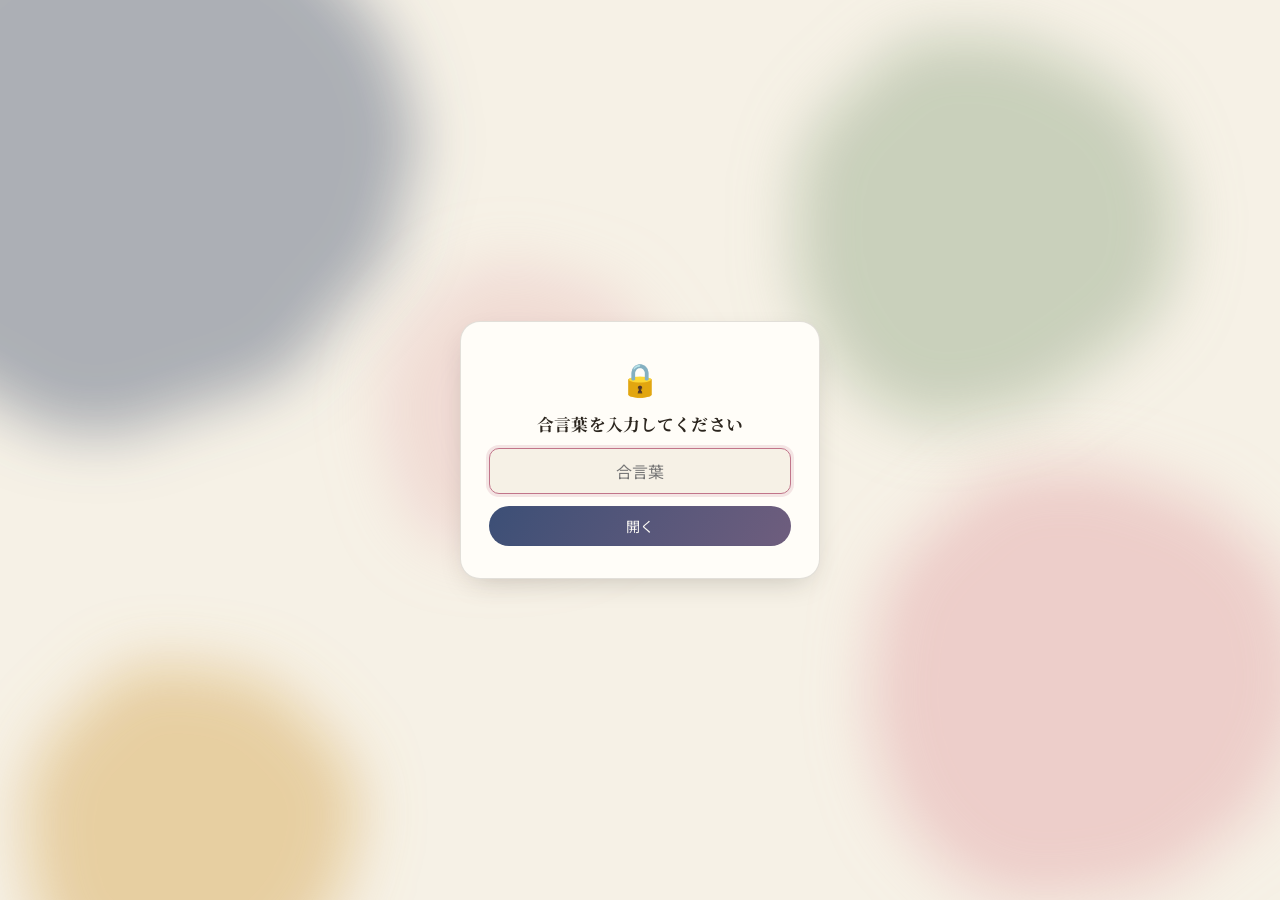
<file: index.html>
<!doctype html>
<html lang="ja">
<head>
<meta charset="UTF-8">
<meta name="viewport" content="width=device-width, initial-scale=1.0">
<title>Claude Code App Manager</title>
<meta name="theme-color" content="#3c4f76">
<meta name="description" content="Claude Codeで作ったアプリ(作成中も含む)をまとめて確認できるダッシュボード">
<link rel="manifest" href="manifest.webmanifest">
<link rel="icon" href="icons/favicon.svg" type="image/svg+xml">
<link rel="apple-touch-icon" href="icons/apple-touch-icon.png">
<meta name="apple-mobile-web-app-capable" content="yes">
<meta name="apple-mobile-web-app-title" content="App Manager">
<link rel="preconnect" href="https://fonts.googleapis.com">
<link rel="preconnect" href="https://fonts.gstatic.com" crossorigin>
<link href="https://fonts.googleapis.com/css2?family=Noto+Serif+JP:wght@500;700&family=Noto+Sans+JP:wght@400;500;700&display=swap" rel="stylesheet">
<link rel="stylesheet" href="css/style.css">
</head>
<body>

<script>
  (function () {
    if (localStorage.getItem("ccam_unlocked_v1") !== "1") {
      document.documentElement.classList.add("ccam-locked");
    }
  })();
</script>

<div id="lock-overlay" class="lock-overlay">
  <form id="lock-form" class="lock-card">
    <div class="lock-icon">🔒</div>
    <h1>合言葉を入力してください</h1>
    <input id="lock-input" type="password" autocomplete="off" placeholder="合言葉" required autofocus>
    <p id="lock-error" class="lock-error hidden">合言葉が違います</p>
    <button type="submit" class="btn btn-primary">開く</button>
  </form>
</div>

<svg width="0" height="0" style="position:absolute" aria-hidden="true">
  <filter id="watercolor-edge" x="-30%" y="-30%" width="160%" height="160%">
    <feTurbulence type="fractalNoise" baseFrequency="0.012 0.018" numOctaves="2" seed="7" result="noise"/>
    <feDisplacementMap in="SourceGraphic" in2="noise" scale="28" xChannelSelector="R" yChannelSelector="G"/>
  </filter>
</svg>

<div class="watercolor-bg" aria-hidden="true">
  <div class="blob blob-indigo blob-1"></div>
  <div class="blob blob-sakura blob-2"></div>
  <div class="blob blob-matcha blob-3"></div>
  <div class="blob blob-gold blob-4"></div>
  <div class="blob blob-sakura blob-5"></div>
</div>

<div id="petals" class="petals" aria-hidden="true"></div>

<div id="app-content" class="app-content">

<header class="topbar">
  <div class="brand">
    <h1><span class="brand-emoji">🖌️</span> Claude Code App Manager</h1>
    <svg class="brush-underline" viewBox="0 0 260 14" preserveAspectRatio="none" aria-hidden="true">
      <path d="M4 8 C 40 2, 90 12, 130 6 S 220 2, 256 8" />
    </svg>
    <p class="tagline">作品帳 ― つくったアプリを、ひとまとめに。</p>
  </div>
  <div class="topbar-actions">
    <button id="btn-sync" class="btn btn-primary">GitHubと同期</button>
    <button id="btn-add" class="btn">＋ 手動で追加</button>
    <button id="btn-settings" class="btn btn-ghost">設定</button>
  </div>
</header>

<main>
  <div class="toolbar">
    <input id="search" type="search" placeholder="名前・説明・タグで検索…" />
    <div class="tabs" id="status-tabs">
      <span class="tab-indicator" id="tab-indicator" aria-hidden="true"></span>
      <button class="tab active" data-status="all">すべて</button>
      <button class="tab" data-status="unclassified">未分類</button>
      <button class="tab" data-status="in_progress">開発中</button>
      <button class="tab" data-status="completed">完成</button>
      <button class="tab" data-status="paused">一時停止</button>
      <button class="tab" data-status="archived">アーカイブ</button>
    </div>
    <select id="sort">
      <option value="updated_desc">更新日が新しい順</option>
      <option value="updated_asc">更新日が古い順</option>
      <option value="name_asc">名前順</option>
    </select>
  </div>

  <p id="empty-state" class="empty-state hidden">
    まだ登録されたアプリがありません。<br>
    「設定」からGitHubアカウントを連携して同期するか、「＋ 手動で追加」から登録してください。
  </p>

  <div id="app-grid" class="app-grid"></div>
</main>

<!-- Edit / Add modal -->
<dialog id="edit-modal">
  <form id="edit-form" method="dialog">
    <h2 id="edit-modal-title">アプリを追加</h2>
    <input type="hidden" id="f-id">
    <input type="hidden" id="f-source">
    <input type="hidden" id="f-repo-full-name">

    <label>名前
      <input id="f-name" type="text" required>
    </label>

    <label>説明
      <textarea id="f-description" rows="2"></textarea>
    </label>

    <label>ステータス
      <select id="f-status">
        <option value="unclassified">未分類</option>
        <option value="in_progress">開発中</option>
        <option value="completed">完成</option>
        <option value="paused">一時停止</option>
        <option value="archived">アーカイブ</option>
      </select>
    </label>

    <label>URL（リポジトリ / 公開先など）
      <input id="f-url" type="url" placeholder="https://...">
    </label>

    <label>タグ（カンマ区切り）
      <input id="f-tags" type="text" placeholder="claude-code, web, cli">
    </label>

    <label>メモ
      <textarea id="f-notes" rows="3" placeholder="次にやること、気づいたことなど"></textarea>
    </label>

    <div class="modal-actions">
      <button type="button" id="btn-delete" class="btn btn-danger hidden">削除</button>
      <span class="spacer"></span>
      <button type="button" id="btn-cancel" class="btn btn-ghost">キャンセル</button>
      <button type="submit" id="btn-save" class="btn btn-primary">保存</button>
    </div>
  </form>
</dialog>

<!-- Settings modal -->
<dialog id="settings-modal">
  <form id="settings-form" method="dialog">
    <h2>GitHub連携設定</h2>
    <p class="hint">
      GitHubアカウントのリポジトリを自動取得できます。トークンはこのブラウザの localStorage にのみ保存され、
      GitHub API への直接通信にのみ使用されます（サーバーには送信されません）。
      Private リポジトリも同期したい場合は <code>repo</code> 権限（できれば読み取り専用の fine-grained PAT）のトークンを入力してください。
    </p>

    <label>GitHubユーザー名
      <input id="s-username" type="text" placeholder="octocat">
    </label>

    <label>Personal Access Token（任意・Private repoの取得に必要）
      <input id="s-token" type="password" placeholder="ghp_...">
    </label>

    <label class="checkbox-row">
      <input id="s-only-topic" type="checkbox">
      特定のトピック(タグ)が付いたリポジトリのみ同期する
    </label>
    <label>
      トピック名
      <input id="s-topic-name" type="text" placeholder="claude-code" value="claude-code">
    </label>

    <div class="modal-actions">
      <span class="spacer"></span>
      <button type="button" id="btn-export" class="btn btn-ghost">エクスポート</button>
      <button type="button" id="btn-import" class="btn btn-ghost">インポート</button>
      <input type="file" id="import-file" accept="application/json" class="hidden">
      <button type="button" id="btn-settings-cancel" class="btn btn-ghost">閉じる</button>
      <button type="submit" class="btn btn-primary">保存</button>
    </div>
  </form>
</dialog>

<div id="toast" class="toast hidden"></div>

<button id="btn-install" class="btn btn-primary install-fab hidden">📲 インストール</button>

</div>

<script src="js/app.js"></script>
</body>
</html>
</file>
<file: css/style.css>
:root {
  --bg: #f6f1e6;
  --surface: rgba(255, 253, 247, 0.82);
  --surface-solid: #fffdf8;
  --border: rgba(52, 43, 32, 0.14);
  --text: #2c261f;
  --text-muted: #7a6f5d;
  --accent: #3c4f76;
  --accent-2: #c1758a;
  --accent-contrast: #fdfbf6;
  --danger: #ab4438;
  --radius: 16px;
  --shadow: 0 10px 30px -12px rgba(44, 38, 30, 0.28);

  --status-unclassified: #9c9284;
  --status-in_progress: #c98a3e;
  --status-completed: #6f8f5b;
  --status-paused: #4a6fa5;
  --status-archived: #b6ab99;

  --blob-indigo: #3c4f76;
  --blob-sakura: #e8a2b0;
  --blob-matcha: #8ba888;
  --blob-gold: #d9a441;

  --font-heading: "Noto Serif JP", "Hiragino Mincho ProN", serif;
  --font-body: "Noto Sans JP", -apple-system, BlinkMacSystemFont, "Hiragino Sans", sans-serif;
}

@media (prefers-color-scheme: dark) {
  :root {
    --bg: #1c1d24;
    --surface: rgba(40, 41, 51, 0.78);
    --surface-solid: #26272f;
    --border: rgba(255, 255, 255, 0.1);
    --text: #ece7da;
    --text-muted: #a89f8d;
    --accent: #9db1e0;
    --accent-2: #eab6c4;
    --accent-contrast: #1c1d24;
    --danger: #e2897d;
    --shadow: 0 10px 30px -10px rgba(0, 0, 0, 0.55);
  }
}

* { box-sizing: border-box; }

body {
  margin: 0;
  font-family: var(--font-body);
  background: var(--bg);
  color: var(--text);
  letter-spacing: 0.01em;
}

/* ---------- watercolor background ---------- */

.watercolor-bg {
  position: fixed;
  inset: 0;
  z-index: -1;
  overflow: hidden;
  background: var(--bg);
}

.blob {
  position: absolute;
  border-radius: 45% 55% 60% 40% / 50% 45% 55% 50%;
  filter: url(#watercolor-edge) blur(30px);
  opacity: 0.4;
  mix-blend-mode: multiply;
  animation: drift ease-in-out infinite alternate, hue-drift 24s ease-in-out infinite alternate;
}

@media (prefers-color-scheme: dark) {
  .blob { mix-blend-mode: screen; opacity: 0.24; }
}

.blob-1 { width: 42vw; height: 42vw; top: -12%; left: -10%; background: var(--blob-indigo); animation-duration: 22s, 20s; }
.blob-2 { width: 34vw; height: 34vw; top: 52%; left: 68%; background: var(--blob-sakura); animation-duration: 18s, 26s; animation-delay: -6s, -3s; }
.blob-3 { width: 30vw; height: 30vw; top: 4%; left: 62%; background: var(--blob-matcha); animation-duration: 26s, 18s; animation-delay: -10s, -8s; }
.blob-4 { width: 26vw; height: 26vw; top: 74%; left: 2%; background: var(--blob-gold); animation-duration: 16s, 22s; animation-delay: -5s, -12s; }
.blob-5 { width: 22vw; height: 22vw; top: 30%; left: 30%; background: var(--blob-sakura); animation-duration: 20s, 30s; animation-delay: -14s, -4s; opacity: 0.25; }

@keyframes drift {
  0% { transform: translate(0, 0) scale(1) rotate(0deg); }
  50% { transform: translate(7%, -6%) scale(1.18) rotate(12deg); }
  100% { transform: translate(-6%, 7%) scale(0.88) rotate(-9deg); }
}

@keyframes hue-drift {
  0% { filter: url(#watercolor-edge) blur(30px) hue-rotate(0deg); }
  100% { filter: url(#watercolor-edge) blur(30px) hue-rotate(24deg); }
}

@media (prefers-reduced-motion: reduce) {
  .blob { animation: none; }
}

/* ---------- falling petals ---------- */

.petals {
  position: fixed;
  inset: 0;
  z-index: -1;
  overflow: hidden;
  pointer-events: none;
}

.petal {
  position: absolute;
  top: -5%;
  width: 12px;
  height: 12px;
  background: var(--accent-2);
  border-radius: 0 60% 0 60%;
  opacity: 0.65;
  animation: petal-fall linear forwards;
}

@keyframes petal-fall {
  0% { transform: translate(0, 0) rotate(0deg); opacity: 0; }
  8% { opacity: 0.65; }
  90% { opacity: 0.55; }
  100% { transform: translate(var(--drift, 40px), 108vh) rotate(340deg); opacity: 0; }
}

@media (prefers-reduced-motion: reduce) {
  .petals { display: none; }
}

/* ---------- layout ---------- */

.topbar {
  display: flex;
  align-items: flex-end;
  justify-content: space-between;
  gap: 16px;
  padding: 20px 28px;
  border-bottom: 1px solid var(--border);
  background: var(--surface);
  backdrop-filter: blur(10px);
  position: sticky;
  top: 0;
  z-index: 5;
  flex-wrap: wrap;
}

.brand h1 {
  font-family: var(--font-heading);
  font-weight: 700;
  font-size: 1.3rem;
  margin: 0;
  color: var(--text);
}

.brand-emoji {
  display: inline-block;
  animation: emoji-float 3.6s ease-in-out infinite;
  transform-origin: 70% 70%;
}
@keyframes emoji-float {
  0%, 100% { transform: translateY(0) rotate(-4deg); }
  50% { transform: translateY(-5px) rotate(6deg); }
}
@media (prefers-reduced-motion: reduce) {
  .brand-emoji { animation: none; }
}

.brush-underline {
  display: block;
  width: 200px;
  max-width: 60vw;
  height: 10px;
  margin: 2px 0 4px;
}
.brush-underline path {
  fill: none;
  stroke: var(--accent-2);
  stroke-width: 5;
  stroke-linecap: round;
  stroke-dasharray: 300;
  stroke-dashoffset: 300;
  animation: draw-brush 1.2s cubic-bezier(0.22, 1, 0.36, 1) 0.2s forwards;
}
@keyframes draw-brush {
  to { stroke-dashoffset: 0; }
}

.tagline {
  margin: 0;
  font-family: var(--font-heading);
  font-size: 0.78rem;
  color: var(--text-muted);
  letter-spacing: 0.04em;
}

.topbar-actions { display: flex; gap: 8px; flex-wrap: wrap; }

main {
  max-width: 1100px;
  margin: 0 auto;
  padding: 24px 24px 64px;
}

.toolbar {
  display: flex;
  flex-wrap: wrap;
  gap: 12px;
  align-items: center;
  margin-bottom: 22px;
}

#search {
  flex: 1 1 220px;
  padding: 10px 14px;
  border-radius: 999px;
  border: 1px solid var(--border);
  background: var(--surface-solid);
  color: var(--text);
  font-size: 0.9rem;
  font-family: var(--font-body);
}
#search:focus { outline: none; border-color: var(--accent-2); box-shadow: 0 0 0 3px rgba(193, 117, 138, 0.18); }

.tabs {
  position: relative;
  display: flex;
  flex-wrap: wrap;
  gap: 4px;
  background: var(--surface-solid);
  border: 1px solid var(--border);
  border-radius: 999px;
  padding: 4px;
}

.tab-indicator {
  position: absolute;
  top: 0;
  left: 0;
  width: 0;
  height: 0;
  border-radius: 999px;
  background: linear-gradient(135deg, var(--accent), color-mix(in srgb, var(--accent) 70%, var(--accent-2)));
  transition: transform 0.35s cubic-bezier(0.22, 1, 0.36, 1), width 0.35s cubic-bezier(0.22, 1, 0.36, 1), height 0.35s cubic-bezier(0.22, 1, 0.36, 1);
  z-index: 0;
}

.tab {
  position: relative;
  z-index: 1;
  border: none;
  background: transparent;
  color: var(--text-muted);
  padding: 7px 14px;
  border-radius: 999px;
  cursor: pointer;
  font-size: 0.85rem;
  font-family: var(--font-body);
  transition: color 0.25s ease;
}
.tab:hover { color: var(--text); }
.tab.active {
  color: var(--accent-contrast);
}

#sort {
  padding: 9px 12px;
  border-radius: 999px;
  border: 1px solid var(--border);
  background: var(--surface-solid);
  color: var(--text);
  font-family: var(--font-body);
}

/* ---------- buttons (ink wash) ---------- */

.btn {
  position: relative;
  overflow: hidden;
  border: 1px solid var(--border);
  background: var(--surface-solid);
  color: var(--text);
  padding: 9px 16px;
  border-radius: 999px;
  cursor: pointer;
  font-size: 0.88rem;
  font-family: var(--font-body);
  transition: border-color 0.2s ease, transform 0.15s ease, box-shadow 0.2s ease;
}
.btn:hover { border-color: var(--accent-2); box-shadow: var(--shadow); transform: translateY(-1px); }
.btn:active { transform: translateY(0); }

.btn-primary {
  background: linear-gradient(120deg, var(--accent), color-mix(in srgb, var(--accent) 60%, var(--accent-2)), var(--accent));
  background-size: 220% 100%;
  color: var(--accent-contrast);
  border-color: transparent;
  animation: shimmer 6s ease-in-out infinite;
}
@keyframes shimmer {
  0%, 100% { background-position: 0% 50%; }
  50% { background-position: 100% 50%; }
}
@media (prefers-reduced-motion: reduce) {
  .btn-primary { animation: none; }
}
.btn-ghost { background: transparent; border-color: transparent; }
.btn-danger { background: transparent; color: var(--danger); border-color: var(--danger); }

.btn .ripple {
  position: absolute;
  border-radius: 50%;
  background: radial-gradient(circle, rgba(255, 255, 255, 0.55) 0%, rgba(255, 255, 255, 0) 70%);
  transform: scale(0);
  animation: ripple-anim 0.6s ease-out forwards;
  pointer-events: none;
}
@keyframes ripple-anim {
  to { transform: scale(2.6); opacity: 0; }
}

/* ---------- cards ---------- */

.app-grid {
  display: grid;
  grid-template-columns: repeat(auto-fill, minmax(280px, 1fr));
  gap: 16px;
  perspective: 1200px;
}

.app-card {
  position: relative;
  background: var(--surface);
  backdrop-filter: blur(6px);
  border: 1px solid var(--border);
  border-radius: var(--radius);
  padding: 18px 18px 16px;
  display: flex;
  flex-direction: column;
  gap: 9px;
  cursor: pointer;
  overflow: hidden;
  box-shadow: 0 4px 18px -10px rgba(44, 38, 30, 0.25);
  transition: transform 0.15s ease, box-shadow 0.2s ease, border-color 0.2s ease;
  transform-style: preserve-3d;
  will-change: transform;
  animation: card-in 0.5s cubic-bezier(0.22, 1, 0.36, 1) both;
  animation-delay: calc(min(var(--i, 0), 10) * 45ms);
}
.app-card::before {
  content: "";
  position: absolute;
  top: 0; left: 0; right: 0;
  height: 4px;
  background: var(--card-accent, var(--accent));
  opacity: 0.85;
}
.app-card:hover {
  border-color: var(--accent-2);
  box-shadow: var(--shadow);
}
@media (prefers-reduced-motion: reduce) {
  .app-card { transform: none !important; }
}

@keyframes card-in {
  from { opacity: 0; transform: translateY(10px); }
  to { opacity: 1; transform: translateY(0); }
}
@media (prefers-reduced-motion: reduce) {
  .app-card { animation: none; }
}

.app-card-head {
  display: flex;
  justify-content: space-between;
  align-items: flex-start;
  gap: 8px;
}

.app-card-head-main {
  display: flex;
  align-items: flex-start;
  gap: 8px;
  min-width: 0;
  flex: 1;
}

.app-card-head-actions {
  display: flex;
  align-items: center;
  gap: 6px;
  flex-shrink: 0;
}

.card-edit-btn {
  width: 26px;
  height: 26px;
  display: flex;
  align-items: center;
  justify-content: center;
  border: 1px solid var(--border);
  border-radius: 999px;
  background: transparent;
  color: var(--text-muted);
  font-size: 0.82rem;
  cursor: pointer;
  transition: color 0.15s ease, border-color 0.15s ease, background 0.15s ease;
}
.card-edit-btn:hover {
  color: var(--accent-2);
  border-color: var(--accent-2);
  background: var(--bg);
}

.card-chevron {
  color: var(--text-muted);
  font-size: 0.9rem;
  transition: transform 0.25s ease;
}
.app-card.expanded .card-chevron { transform: rotate(180deg); }

.app-name {
  font-family: var(--font-heading);
  font-weight: 700;
  font-size: 1.02rem;
  word-break: break-word;
}

/* hanko-style status seal */
.badge {
  font-family: var(--font-heading);
  font-size: 0.72rem;
  font-weight: 700;
  padding: 4px 11px;
  border-radius: 999px;
  border: 1.5px solid currentColor;
  background: color-mix(in srgb, currentColor 12%, transparent);
  white-space: nowrap;
  flex-shrink: 0;
  letter-spacing: 0.03em;
}
.badge-unclassified { color: var(--status-unclassified); }
.badge-in_progress { color: var(--status-in_progress); }
.badge-completed { color: var(--status-completed); }
.badge-paused { color: var(--status-paused); }
.badge-archived { color: var(--status-archived); }

.app-desc {
  font-size: 0.86rem;
  color: var(--text-muted);
  overflow: hidden;
  display: -webkit-box;
  -webkit-line-clamp: 2;
  -webkit-box-orient: vertical;
  min-height: 2.4em;
}

.app-tags {
  display: flex;
  flex-wrap: wrap;
  gap: 5px;
}
.tag-chip {
  font-size: 0.72rem;
  background: var(--bg);
  border: 1px solid var(--border);
  color: var(--text-muted);
  padding: 2px 9px;
  border-radius: 999px;
}

.app-card-foot {
  display: flex;
  justify-content: space-between;
  align-items: center;
  font-size: 0.75rem;
  color: var(--text-muted);
  margin-top: auto;
  padding-top: 6px;
}

.app-card-foot a {
  color: var(--accent-2);
  text-decoration: none;
  font-weight: 500;
}
.app-card-foot a:hover { text-decoration: underline; }

.app-expand-wrap {
  display: grid;
  grid-template-rows: 0fr;
  transition: grid-template-rows 0.3s ease;
}
.app-card.expanded .app-expand-wrap { grid-template-rows: 1fr; }

.app-expand-panel {
  overflow: hidden;
  min-height: 0;
}

.app-expand-status {
  padding: 10px 2px 2px;
  font-size: 0.78rem;
  color: var(--text-muted);
}

.app-expand-row {
  display: flex;
  justify-content: space-between;
  align-items: center;
  gap: 8px;
  width: 100%;
  text-align: left;
  background: var(--bg);
  border: 1px solid var(--border);
  border-radius: 10px;
  padding: 9px 12px;
  margin-top: 8px;
  font-size: 0.82rem;
  font-family: var(--font-body);
  color: var(--text);
  cursor: pointer;
  transition: border-color 0.15s ease, transform 0.15s ease;
}
.app-expand-row:hover {
  border-color: var(--accent-2);
  transform: translateX(2px);
}

.app-expand-label {
  overflow: hidden;
  text-overflow: ellipsis;
  white-space: nowrap;
}

.app-expand-arrow {
  color: var(--accent-2);
  flex-shrink: 0;
}

.source-github::before { content: "GitHub · "; }

.empty-state {
  text-align: center;
  color: var(--text-muted);
  padding: 70px 20px;
  line-height: 1.9;
  font-family: var(--font-heading);
}
.hidden { display: none !important; }

/* ---------- modals ---------- */

dialog {
  border: none;
  border-radius: 20px;
  padding: 0;
  background: var(--surface-solid);
  color: var(--text);
  width: min(520px, 92vw);
  box-shadow: var(--shadow);
  opacity: 1;
  transform: scale(1) translateY(0);
  transition: opacity 0.2s ease, transform 0.2s ease;
}
dialog::backdrop {
  background: rgba(28, 24, 18, 0.45);
  backdrop-filter: blur(2px);
  transition: background 0.28s ease;
}
@starting-style {
  dialog[open] {
    opacity: 0;
    transform: scale(0.92) translateY(10px);
  }
}
@media (prefers-reduced-motion: reduce) {
  dialog { transition: none; }
}

#edit-form, #settings-form {
  padding: 26px 26px 22px;
  display: flex;
  flex-direction: column;
  gap: 13px;
}

#edit-form h2, #settings-form h2 {
  margin: 0 0 6px;
  font-family: var(--font-heading);
  font-size: 1.1rem;
  padding-bottom: 10px;
  border-bottom: 2px solid var(--border);
}

label {
  display: flex;
  flex-direction: column;
  gap: 4px;
  font-size: 0.82rem;
  color: var(--text-muted);
  font-family: var(--font-body);
}

label.checkbox-row {
  flex-direction: row;
  align-items: center;
  gap: 8px;
}
label.checkbox-row input { width: auto; }

input, textarea, select {
  font: inherit;
  padding: 9px 12px;
  border-radius: 10px;
  border: 1px solid var(--border);
  background: var(--bg);
  color: var(--text);
  font-family: var(--font-body);
}
input:focus, textarea:focus, select:focus {
  outline: none;
  border-color: var(--accent-2);
  box-shadow: 0 0 0 3px rgba(193, 117, 138, 0.18);
}

.hint {
  font-size: 0.78rem;
  color: var(--text-muted);
  line-height: 1.7;
  margin: 0;
}

.modal-actions {
  display: flex;
  align-items: center;
  gap: 8px;
  margin-top: 8px;
  flex-wrap: wrap;
}
.spacer { flex: 1; }

.toast {
  position: fixed;
  bottom: 26px;
  left: 50%;
  transform: translateX(-50%);
  background: var(--accent);
  color: var(--accent-contrast);
  padding: 11px 20px;
  border-radius: 999px;
  font-size: 0.85rem;
  font-family: var(--font-heading);
  z-index: 20;
  box-shadow: var(--shadow);
  animation: toast-in 0.3s cubic-bezier(0.22, 1, 0.36, 1);
}
@keyframes toast-in {
  from { opacity: 0; transform: translate(-50%, 8px); }
  to { opacity: 1; transform: translate(-50%, 0); }
}

.install-fab {
  position: fixed;
  bottom: 22px;
  right: 22px;
  z-index: 18;
  box-shadow: var(--shadow), 0 0 0 0 color-mix(in srgb, var(--accent) 55%, transparent);
  animation: shimmer 6s ease-in-out infinite, fab-in 0.4s cubic-bezier(0.22, 1, 0.36, 1), fab-pulse 2.6s ease-out 0.6s infinite;
}
@keyframes fab-in {
  from { opacity: 0; transform: translateY(16px) scale(0.9); }
  to { opacity: 1; transform: translateY(0) scale(1); }
}
@keyframes fab-pulse {
  0% { box-shadow: var(--shadow), 0 0 0 0 color-mix(in srgb, var(--accent) 45%, transparent); }
  70% { box-shadow: var(--shadow), 0 0 0 14px color-mix(in srgb, var(--accent) 0%, transparent); }
  100% { box-shadow: var(--shadow), 0 0 0 0 color-mix(in srgb, var(--accent) 0%, transparent); }
}
@media (max-width: 560px) {
  .install-fab { right: 16px; bottom: 16px; }
}
@media (prefers-reduced-motion: reduce) {
  .install-fab { animation: none; }
}

/* ---------- lock screen ---------- */

.lock-overlay {
  display: none;
  position: fixed;
  inset: 0;
  z-index: 50;
  align-items: center;
  justify-content: center;
  padding: 20px;
}
html.ccam-locked .lock-overlay { display: flex; }
html.ccam-locked .app-content { display: none; }

.lock-card {
  width: min(360px, 100%);
  background: var(--surface-solid);
  border: 1px solid var(--border);
  border-radius: 20px;
  padding: 32px 28px;
  box-shadow: var(--shadow);
  display: flex;
  flex-direction: column;
  align-items: center;
  gap: 12px;
  text-align: center;
  animation: fab-in 0.35s cubic-bezier(0.22, 1, 0.36, 1);
}

.lock-icon { font-size: 2rem; }

.lock-card h1 {
  font-family: var(--font-heading);
  font-size: 1.05rem;
  font-weight: 700;
  margin: 0;
}

.lock-card input {
  width: 100%;
  text-align: center;
  padding: 10px 12px;
  border-radius: 10px;
  border: 1px solid var(--border);
  background: var(--bg);
  color: var(--text);
  font: inherit;
}
.lock-card input:focus {
  outline: none;
  border-color: var(--accent-2);
  box-shadow: 0 0 0 3px rgba(193, 117, 138, 0.18);
}

.lock-error {
  margin: 0;
  font-size: 0.8rem;
  color: var(--danger);
}

.lock-card .btn { width: 100%; }
</file>
<file: icon-gallery/css/gallery.css>
/* ---------- icon grid ---------- */

.icon-grid {
  grid-template-columns: repeat(auto-fill, minmax(128px, 1fr));
  gap: 20px;
}

.icon-tile {
  position: relative;
  display: flex;
  flex-direction: column;
  align-items: center;
  gap: 8px;
  padding: 14px 10px 12px;
  background: var(--surface);
  backdrop-filter: blur(6px);
  border: 1px solid var(--border);
  border-radius: var(--radius);
  cursor: pointer;
  text-align: center;
  box-shadow: 0 4px 18px -10px rgba(44, 38, 30, 0.25);
  transition: transform 0.15s ease, box-shadow 0.2s ease, border-color 0.2s ease;
  animation: card-in 0.5s cubic-bezier(0.22, 1, 0.36, 1) both;
  animation-delay: calc(min(var(--i, 0), 14) * 35ms);
}
.icon-tile:hover {
  border-color: var(--accent-2);
  box-shadow: var(--shadow);
  transform: translateY(-3px);
}
@media (prefers-reduced-motion: reduce) {
  .icon-tile { animation: none; }
  .icon-tile:hover { transform: none; }
}

.icon-tile-status-dot {
  position: absolute;
  top: 10px;
  left: 10px;
  width: 9px;
  height: 9px;
  border-radius: 999px;
  background: var(--card-accent, var(--accent));
  box-shadow: 0 0 0 2px var(--surface-solid);
}

.icon-tile-edit {
  position: absolute;
  top: 6px;
  right: 6px;
  width: 24px;
  height: 24px;
  display: flex;
  align-items: center;
  justify-content: center;
  border: 1px solid var(--border);
  border-radius: 999px;
  background: var(--surface-solid);
  color: var(--text-muted);
  font-size: 0.76rem;
  cursor: pointer;
  opacity: 0;
  transition: opacity 0.15s ease, color 0.15s ease, border-color 0.15s ease;
}
.icon-tile:hover .icon-tile-edit,
.icon-tile-edit:focus-visible {
  opacity: 1;
}
.icon-tile-edit:hover {
  color: var(--accent-2);
  border-color: var(--accent-2);
}

.icon-tile-image-wrap {
  width: 64px;
  height: 64px;
  border-radius: 18px;
  overflow: hidden;
  background: var(--surface-solid);
  border: 1px solid var(--border);
  display: flex;
  align-items: center;
  justify-content: center;
}

.icon-tile-image {
  width: 100%;
  height: 100%;
  object-fit: cover;
}

.icon-tile-fallback {
  width: 100%;
  height: 100%;
  display: flex;
  align-items: center;
  justify-content: center;
  font-family: var(--font-heading);
  font-weight: 700;
  font-size: 1.6rem;
  color: var(--accent-contrast);
}

.icon-tile-name {
  font-size: 0.82rem;
  font-weight: 500;
  word-break: break-word;
  line-height: 1.3;
}

.icon-tile-more {
  position: absolute;
  bottom: 34px;
  right: 14px;
  width: 22px;
  height: 22px;
  display: flex;
  align-items: center;
  justify-content: center;
  border: 1px solid var(--border);
  border-radius: 999px;
  background: var(--surface-solid);
  color: var(--text-muted);
  font-size: 0.72rem;
  cursor: pointer;
  box-shadow: 0 2px 6px -2px rgba(44, 38, 30, 0.3);
  transition: color 0.15s ease, border-color 0.15s ease, transform 0.15s ease;
}
.icon-tile-more:hover {
  color: var(--accent-2);
  border-color: var(--accent-2);
  transform: scale(1.08);
}

.icon-tile-popover {
  position: absolute;
  z-index: 30;
  min-width: 200px;
  max-width: min(320px, 90vw);
  background: var(--surface-solid);
  border: 1px solid var(--border);
  border-radius: 12px;
  padding: 6px;
  box-shadow: var(--shadow);
  display: flex;
  flex-direction: column;
  gap: 3px;
  animation: fab-in 0.18s cubic-bezier(0.22, 1, 0.36, 1);
}

.icon-tile-popover-row {
  text-align: left;
  border: none;
  background: transparent;
  color: var(--text);
  padding: 8px 10px;
  border-radius: 8px;
  font-size: 0.84rem;
  font-family: var(--font-body);
  cursor: pointer;
  overflow: hidden;
  text-overflow: ellipsis;
  white-space: nowrap;
  transition: background 0.12s ease;
}
.icon-tile-popover-row:hover:not(:disabled) {
  background: var(--bg);
}
.icon-tile-popover-row:disabled {
  color: var(--text-muted);
  cursor: default;
}
</file>
